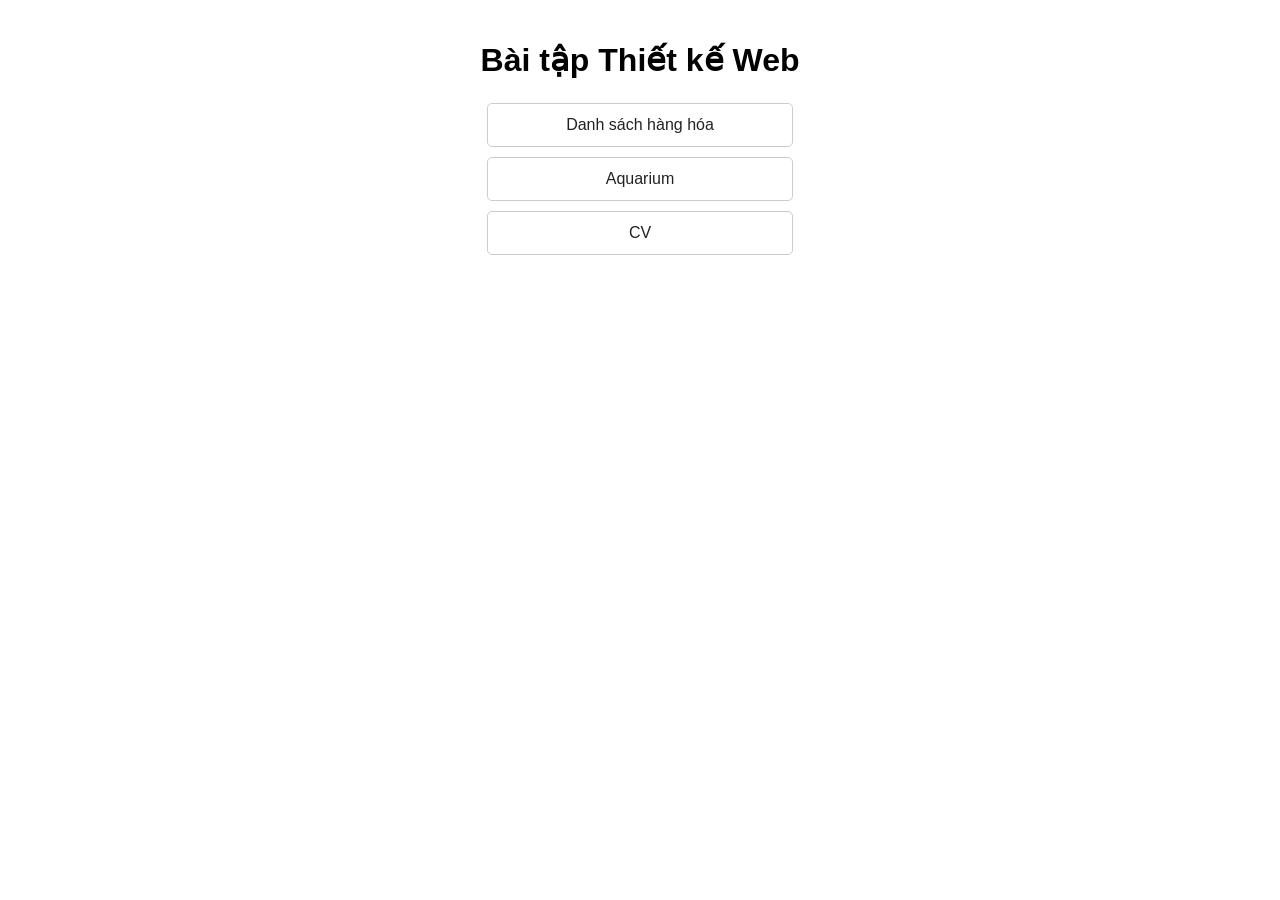
<file: index.html>
﻿<!DOCTYPE html>
<html lang="vi">
<head>
    <meta charset="UTF-8">
    <meta name="viewport" content="width=device-width, initial-scale=1">
    <title>Trang chủ</title>
    <style>
        body {
            font-family: Arial, sans-serif;
            text-align: center;
            margin: 0;
            padding: 20px;
        }

        h1 {
            margin-bottom: 24px;
        }

        .menu a {
            display: block;
            max-width: 280px;
            margin: 10px auto;
            padding: 12px;
            border: 1px solid #ccc;
            border-radius: 5px;
            text-decoration: none;
            color: #222;
        }

            .menu a:hover {
                box-shadow: 0 0 5px red;
            }
    </style>
</head>
<body>
    <h1>Bài tập Thiết kế Web</h1>
    <div class="menu">
        <a href="HangHoa.html">Danh sách hàng hóa</a>
        <a href="aquarium.html">Aquarium</a>
        <a href="cv.html">CV</a>
    </div>
</body>
</html>
</file>
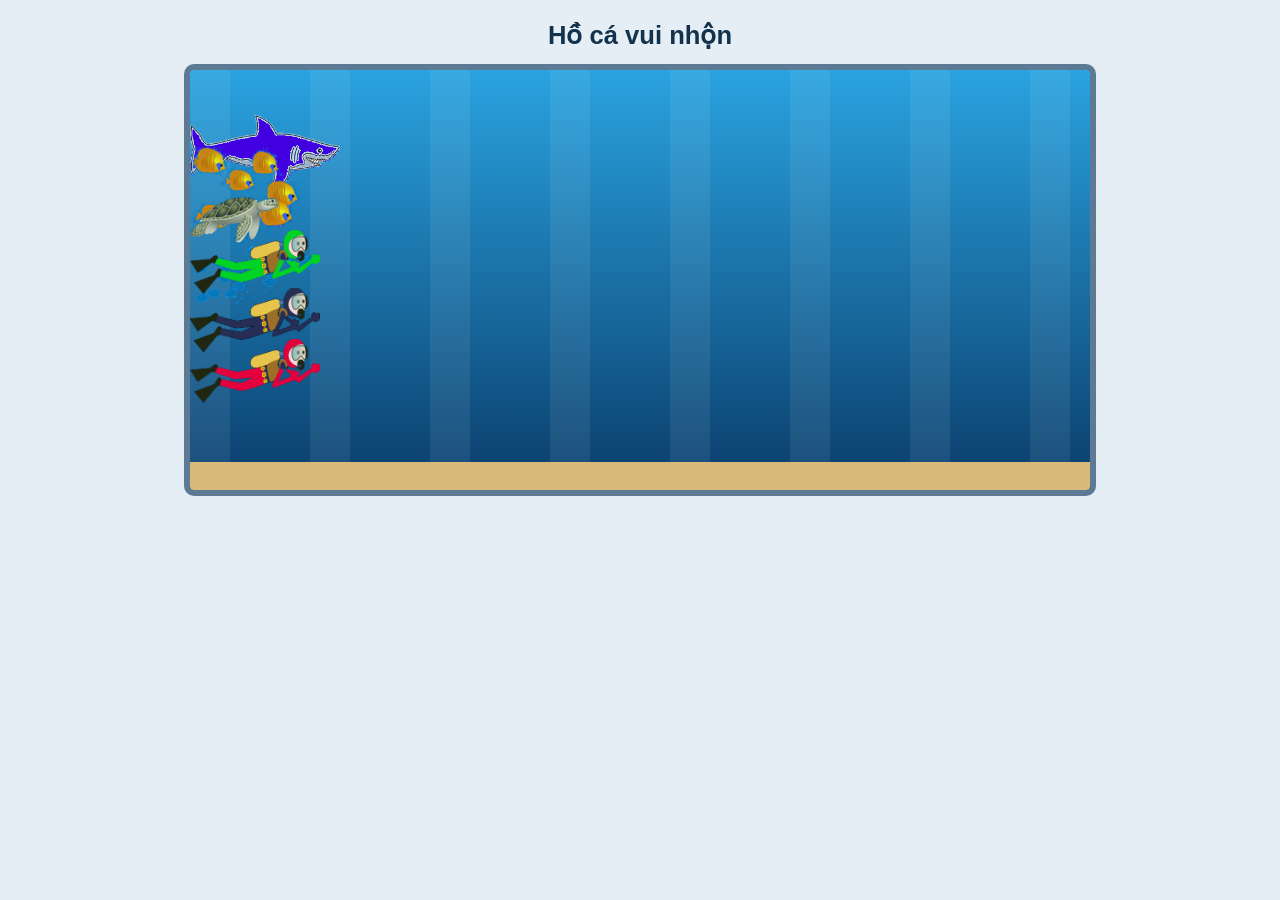
<file: aquarium.html>
<!DOCTYPE html>
<html lang="vi">
<head>
<meta charset="UTF-8">
<meta name="viewport" content="width=device-width, initial-scale=1, viewport-fit=cover">
<title>Hồ cá vui nhộn</title>
<style>
:root {
  --bg: #e6eef5; --ink: #12324d;
  box-sizing: border-box;
  padding-top: env(safe-area-inset-top, 0px);
  padding-bottom: env(safe-area-inset-bottom, 0px);
}
@media (prefers-color-scheme: dark) {
  :root:not([data-theme="light"]) { --bg: #0d141b; --ink: #dbe8f3; color-scheme: dark; }
}
:root[data-theme="dark"] { --bg: #0d141b; --ink: #dbe8f3; color-scheme: dark; }
html { scroll-padding-top: env(safe-area-inset-top, 0px); }
body { margin: 0; padding: 20px 12px; background: var(--bg); color: var(--ink); font-family: "Segoe UI", Roboto, Arial, sans-serif; }
h1 { text-align: center; margin: 0 0 14px; font-size: 1.6rem; }

.tank {
  position: relative; overflow: hidden; max-width: 900px; height: 420px; margin: 0 auto;
  border: 6px solid #5c7a94; border-radius: 10px;
  background:
    repeating-linear-gradient(90deg, rgba(255,255,255,.07) 0 40px, transparent 40px 120px) 0 0 / 120px 100%,
    linear-gradient(#2aa3e0, #0a3d6b);
  animation: scene 8s linear infinite;
}
.tank::after { content: ""; position: absolute; left: 0; right: 0; bottom: 0; height: 28px; background: #d9b97a; }
@keyframes scene { to { background-position: 120px 0, 0 0; } }

.swimmer { position: absolute; top: var(--y); left: 0; width: var(--w); animation: swim var(--t) linear infinite; animation-delay: var(--d, 0s); }
.swimmer img { display: block; width: 100%; height: auto; }
@keyframes swim {
  0%    { left: 0; transform: scaleX(1); }
  49.9% { left: calc(100% - var(--w)); transform: scaleX(1); }
  50%   { left: calc(100% - var(--w)); transform: scaleX(-1); }
  99.9% { left: 0; transform: scaleX(-1); }
  100%  { left: 0; transform: scaleX(1); }
}

.bob { animation: bob var(--b) ease-in-out infinite alternate; }
@keyframes bob {
  from { transform: translateY(calc(var(--a) * -1)); }
  to   { transform: translateY(var(--a)); }
}
@media (prefers-reduced-motion: reduce) {
  .tank, .swimmer, .bob { animation-play-state: paused; }
}
@media (max-width: 600px) { .tank { height: 360px; } }
</style>
</head>
<body>
<h1>Hồ cá vui nhộn</h1>

<div class="tank">
  <div class="swimmer" style="--y:5%; --w:150px; --t:9s"><img src="aquarium/shark.png" alt="Cá mập"></div>
  <div class="swimmer" style="--y:18%; --w:110px; --t:7s; --d:-2s"><img src="aquarium/goldFishSchool.png" alt="Đàn cá vàng"></div>
  <div class="swimmer" style="--y:30%; --w:90px; --t:24s; --d:-6s"><img src="aquarium/turtle.png" alt="Rùa"></div>
  <div class="swimmer" style="--y:42%; --w:130px; --t:14s; --d:-3s"><img src="aquarium/faintSchool.png" alt="Đàn cá nhỏ"></div>
  <div class="swimmer" style="--y:52%; --w:130px; --t:16s"><img class="bob" style="--a:45px; --b:3s" src="aquarium/diver1.png" alt="Thợ lặn 1"></div>
  <div class="swimmer" style="--y:64%; --w:130px; --t:12s; --d:-4s"><img class="bob" style="--a:35px; --b:2.4s" src="aquarium/diver2.png" alt="Thợ lặn 2"></div>
  <div class="swimmer" style="--y:38%; --w:130px; --t:19s; --d:-9s"><img class="bob" style="--a:50px; --b:3.6s" src="aquarium/diver3.png" alt="Thợ lặn 3"></div>
</div>
</body>
</html>
</file>
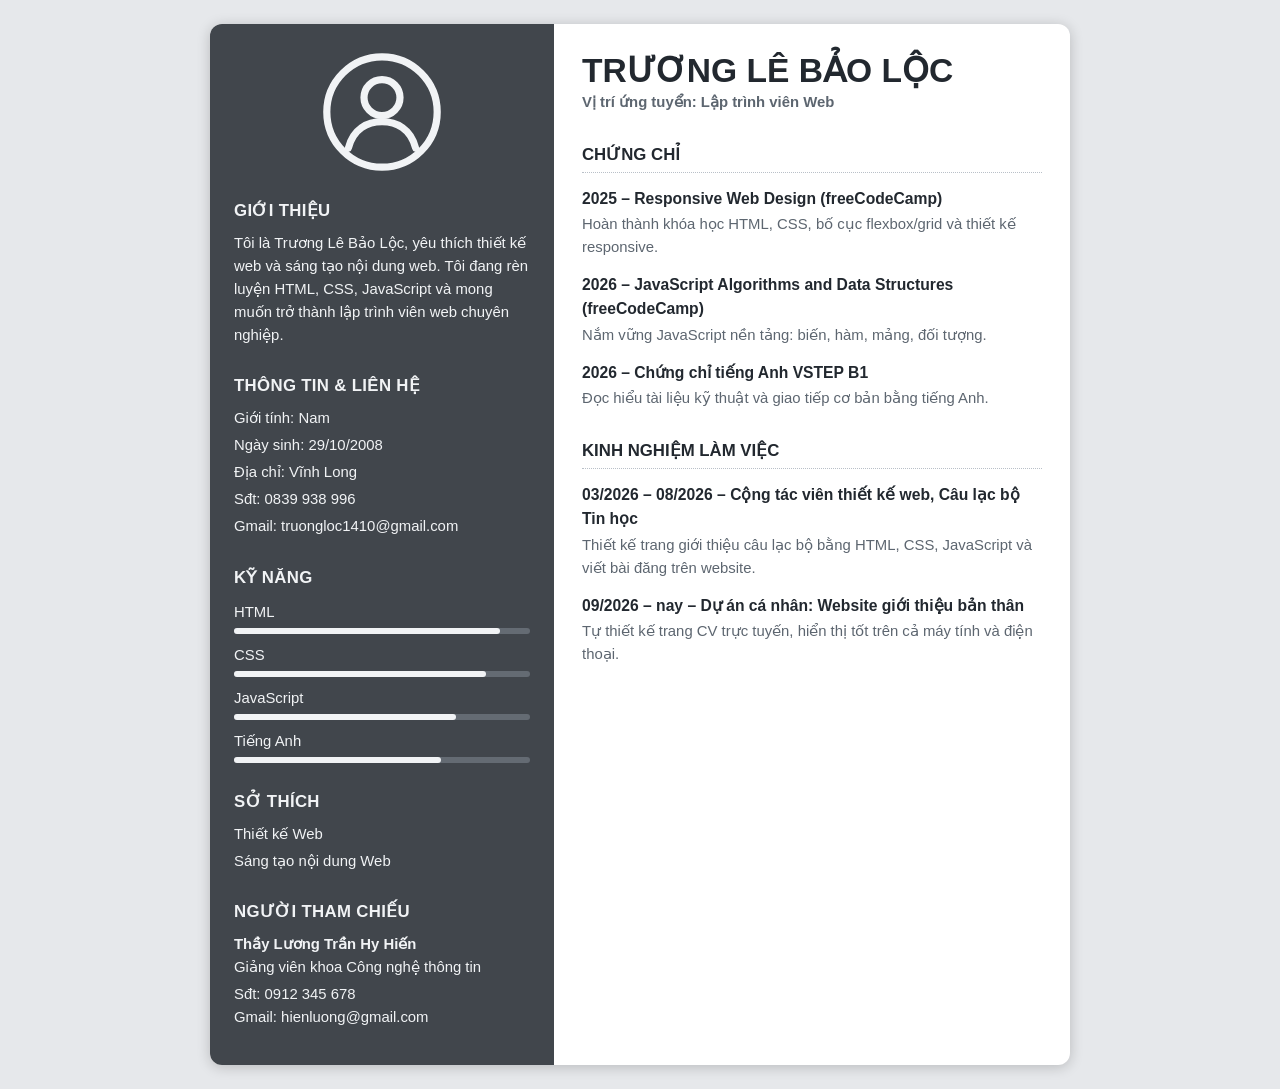
<file: cv.html>
<!DOCTYPE html>
<html lang="vi">
<head>
<meta charset="UTF-8">
<meta name="viewport" content="width=device-width, initial-scale=1, viewport-fit=cover">
<title>CV – Trương Lê Bảo Lộc</title>
<style>
:root {
  --bg: #e6e8eb; --paper: #ffffff; --ink: #22282f; --muted: #5d6670; --line: #b9c0c8;
  --side: #41464c; --side-ink: #f1f3f5; --bar: #646b73; --fill: #f1f3f5;
  box-sizing: border-box;
  padding-top: env(safe-area-inset-top, 0px);
  padding-bottom: env(safe-area-inset-bottom, 0px);
}
@media (prefers-color-scheme: dark) {
  :root:not([data-theme="light"]) {
    --bg: #101316; --paper: #1a1f24; --ink: #e8ecf0; --muted: #98a3ae; --line: #3a444e;
    --side: #2b3036; --side-ink: #f1f3f5; --bar: #4a5159; --fill: #e8ecf0;
    color-scheme: dark;
  }
}
:root[data-theme="dark"] {
  --bg: #101316; --paper: #1a1f24; --ink: #e8ecf0; --muted: #98a3ae; --line: #3a444e;
  --side: #2b3036; --side-ink: #f1f3f5; --bar: #4a5159; --fill: #e8ecf0;
  color-scheme: dark;
}
html { scroll-padding-top: env(safe-area-inset-top, 0px); }
body {
  margin: 0; padding: 24px 12px; background: var(--bg); color: var(--ink);
  font-family: "Segoe UI", Roboto, "Helvetica Neue", Arial, sans-serif; line-height: 1.55;
}
.cv {
  display: grid; grid-template-columns: 40% 60%; max-width: 860px; margin: 0 auto;
  background: var(--paper); border-radius: 12px; overflow: hidden;
  box-shadow: 0 2px 14px rgba(0,0,0,.2);
}
.side { background: var(--side); color: var(--side-ink); padding: 28px 24px 32px; }
.avatar { display: block; width: 120px; height: 120px; margin: 0 auto 8px; color: var(--side-ink); }
.side h2 { font-size: 1.05rem; margin: 26px 0 8px; text-transform: uppercase; letter-spacing: .02em; }
.side p, .side li { margin: 4px 0; font-size: .93rem; overflow-wrap: anywhere; }
.side ul { list-style: none; margin: 0; padding: 0; }
.ico { display: inline-block; width: 1.6em; }
.skill { margin: 10px 0; font-size: .93rem; }
.bar { height: 6px; margin-top: 4px; background: var(--bar); border-radius: 3px; }
.bar i { display: block; height: 100%; background: var(--fill); border-radius: 3px; }

.main { padding: 28px 28px 32px; }
.main h1 { margin: 0; font-size: 2.1rem; line-height: 1.15; text-transform: uppercase; }
.title { margin: 6px 0 0; font-weight: 600; color: var(--muted); }
.main h2 {
  margin: 28px 0 12px; font-size: 1.05rem; text-transform: uppercase;
  padding-bottom: 4px; border-bottom: 1px dotted var(--line);
}
.main h3 { margin: 14px 0 2px; font-size: .98rem; }
.main p { margin: 0; font-size: .93rem; color: var(--muted); }

@media (max-width: 600px) {
  .cv { grid-template-columns: 1fr; }
}
</style>
</head>
<body>
<div class="cv">

  <aside class="side">
    <svg class="avatar" viewBox="0 0 100 100" role="img" aria-label="Ảnh đại diện" fill="none" stroke="currentColor" stroke-width="6" stroke-linecap="round">
      <circle cx="50" cy="50" r="46"/>
      <circle cx="50" cy="38" r="15"/>
      <path d="M22 80c4-16 16-22 28-22s24 6 28 22"/>
    </svg>

    <h2>Giới thiệu</h2>
    <p>Tôi là Trương Lê Bảo Lộc, yêu thích thiết kế web và sáng tạo nội dung web. Tôi đang rèn luyện HTML, CSS, JavaScript và mong muốn trở thành lập trình viên web chuyên nghiệp.</p>

    <h2>Thông tin & Liên hệ</h2>
    <ul>
        <li>Giới tính: Nam</li>
        <li>Ngày sinh: 29/10/2008</li>
        <li>Địa chỉ: Vĩnh Long</li>
        <li>Sđt: 0839 938 996</li>
        <li>Gmail: truongloc1410@gmail.com</li>
    </ul>

    <h2>Kỹ năng</h2>
    <div class="skill">HTML<div class="bar"><i style="width:90%"></i></div></div>
    <div class="skill">CSS<div class="bar"><i style="width:85%"></i></div></div>
    <div class="skill">JavaScript<div class="bar"><i style="width:75%"></i></div></div>
    <div class="skill">Tiếng Anh<div class="bar"><i style="width:70%"></i></div></div>

    <h2>Sở thích</h2>
    <ul>
      <li>Thiết kế Web</li>
      <li>Sáng tạo nội dung Web</li>
    </ul>

    <h2>Người tham chiếu</h2>
    <p><strong>Thầy Lương Trần Hy Hiến</strong><br>Giảng viên khoa Công nghệ thông tin</p>
    <p>Sđt: 0912 345 678<br>Gmail: hienluong@gmail.com</p>
  </aside>

  <main class="main">
    <h1>Trương Lê Bảo Lộc</h1>
    <p class="title">Vị trí ứng tuyển: Lập trình viên Web</p>

    <h2>Chứng chỉ</h2>
    <h3>2025 – Responsive Web Design (freeCodeCamp)</h3>
    <p>Hoàn thành khóa học HTML, CSS, bố cục flexbox/grid và thiết kế responsive.</p>
    <h3>2026 – JavaScript Algorithms and Data Structures (freeCodeCamp)</h3>
    <p>Nắm vững JavaScript nền tảng: biến, hàm, mảng, đối tượng.</p>
    <h3>2026 – Chứng chỉ tiếng Anh VSTEP B1</h3>
    <p>Đọc hiểu tài liệu kỹ thuật và giao tiếp cơ bản bằng tiếng Anh.</p>

    <h2>Kinh nghiệm làm việc</h2>
    <h3>03/2026 – 08/2026 – Cộng tác viên thiết kế web, Câu lạc bộ Tin học</h3>
    <p>Thiết kế trang giới thiệu câu lạc bộ bằng HTML, CSS, JavaScript và viết bài đăng trên website.</p>
    <h3>09/2026 – nay – Dự án cá nhân: Website giới thiệu bản thân</h3>
    <p>Tự thiết kế trang CV trực tuyến, hiển thị tốt trên cả máy tính và điện thoại.</p>
  </main>

</div>
</body>
</html>
</file>
